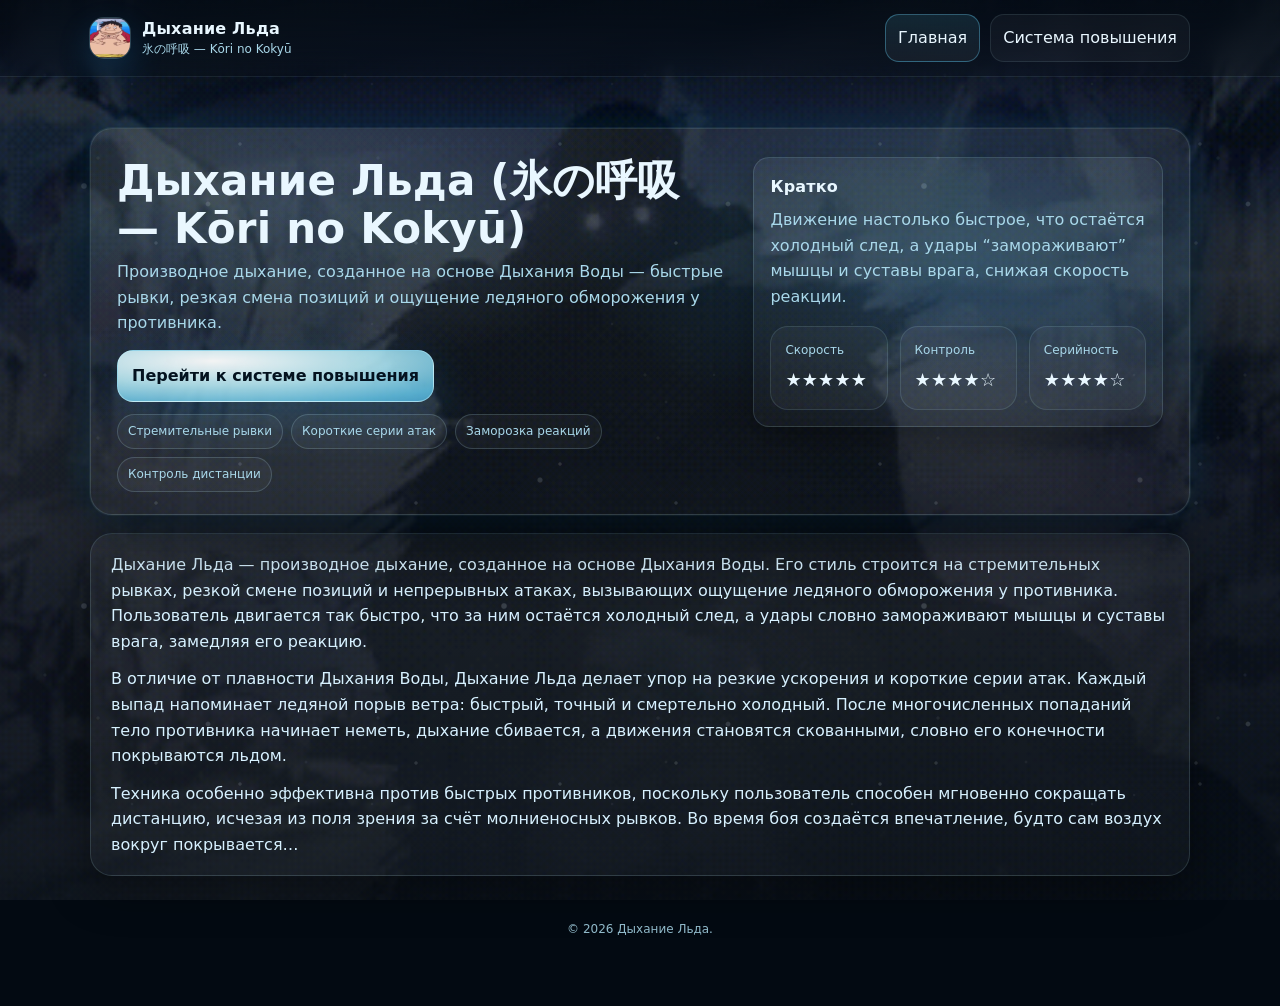
<file: index.html>
<!doctype html>
<html lang="ru">
  <head>
    <meta charset="utf-8" />
    <meta name="viewport" content="width=device-width,initial-scale=1" />
    <title>Дыхание Льда — Главная</title>
    <link rel="stylesheet" href="styles.css" />
  </head>
  <body class="home">
    <div class="aurora" aria-hidden="true"></div>
    <div class="snow" aria-hidden="true"></div>

    <header>
      <div class="nav">
        <div class="brand">
          <img class="brand-mark" src="luffy-hungry.gif" alt="Логотип" />
          <div class="brand-text">
            <div class="brand-title">Дыхание Льда</div>
            <div class="brand-sub">氷の呼吸 — Kōri no Kokyū</div>
          </div>
        </div>
        <nav aria-label="Навигация">
          <a class="link active" href="index.html">Главная</a>
          <a class="link" href="upgrade.html">Система повышения</a>
        </nav>
      </div>
    </header>

    <main class="wrap">
      <section class="hero">
        <div class="hero-inner">
          <div>
            <h1>Дыхание Льда (氷の呼吸 — Kōri no Kokyū)</h1>
            <p class="subtitle">
              Производное дыхание, созданное на основе Дыхания Воды — быстрые рывки, резкая смена
              позиций и ощущение ледяного обморожения у противника.
            </p>
            <div class="row">
              <a class="btn" href="upgrade.html">Перейти к системе повышения</a>
            </div>
            <div class="chips" aria-label="Ключевые особенности">
              <span class="chip">Стремительные рывки</span>
              <span class="chip">Короткие серии атак</span>
              <span class="chip">Заморозка реакций</span>
              <span class="chip">Контроль дистанции</span>
            </div>
          </div>

          <aside class="card">
            <h2>Кратко</h2>
            <p>
              Движение настолько быстрое, что остаётся холодный след, а удары “замораживают” мышцы и
              суставы врага, снижая скорость реакции.
            </p>
            <div class="grid" aria-label="Статы стиля">
              <div class="stat">
                <div class="k">Скорость</div>
                <div class="v">★★★★★</div>
              </div>
              <div class="stat">
                <div class="k">Контроль</div>
                <div class="v">★★★★☆</div>
              </div>
              <div class="stat">
                <div class="k">Серийность</div>
                <div class="v">★★★★☆</div>
              </div>
            </div>
          </aside>
        </div>
      </section>

      <section id="описание" class="content">
        <article class="prose">
          <p>
            Дыхание Льда — производное дыхание, созданное на основе Дыхания Воды. Его стиль строится
            на стремительных рывках, резкой смене позиций и непрерывных атаках, вызывающих ощущение
            ледяного обморожения у противника. Пользователь двигается так быстро, что за ним
            остаётся холодный след, а удары словно замораживают мышцы и суставы врага, замедляя его
            реакцию.
          </p>
          <p>
            В отличие от плавности Дыхания Воды, Дыхание Льда делает упор на резкие ускорения и
            короткие серии атак. Каждый выпад напоминает ледяной порыв ветра: быстрый, точный и
            смертельно холодный. После многочисленных попаданий тело противника начинает неметь,
            дыхание сбивается, а движения становятся скованными, словно его конечности покрываются
            льдом.
          </p>
          <p>
            Техника особенно эффективна против быстрых противников, поскольку пользователь способен
            мгновенно сокращать дистанцию, исчезая из поля зрения за счёт молниеносных рывков. Во
            время боя создаётся впечатление, будто сам воздух вокруг покрывается…
          </p>
        </article>
      </section>

      <div class="footer">© 2026 Дыхание Льда.</div>
    </main>
  </body>
</html>
</file>
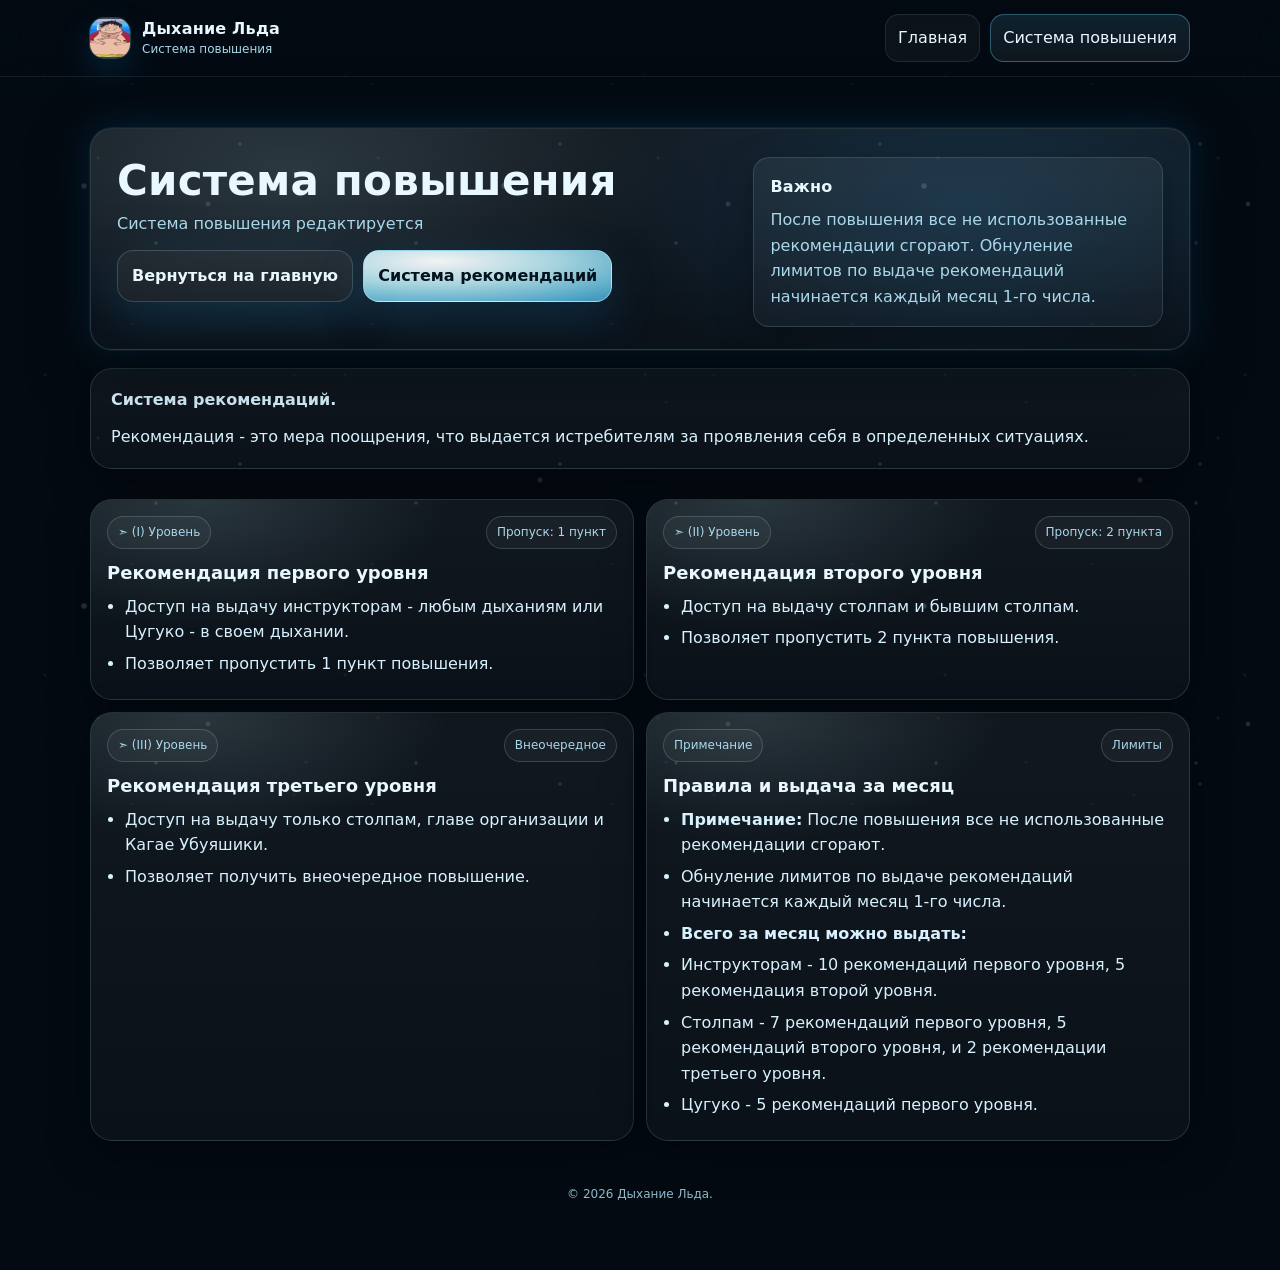
<file: upgrade.html>
<!doctype html>
<html lang="ru">
  <head>
    <meta charset="utf-8" />
    <meta name="viewport" content="width=device-width,initial-scale=1" />
    <title>Система повышения</title>
    <link rel="stylesheet" href="styles.css" />
  </head>
  <body>
    <div class="aurora" aria-hidden="true"></div>
    <div class="snow" aria-hidden="true"></div>

    <header>
      <div class="nav">
        <div class="brand">
          <img class="brand-mark" src="luffy-hungry.gif" alt="Логотип" />
          <div class="brand-text">
            <div class="brand-title">Дыхание Льда</div>
            <div class="brand-sub">Система повышения</div>
          </div>
        </div>
        <nav aria-label="Навигация">
          <a class="link" href="index.html">Главная</a>
          <a class="link active" href="upgrade.html">Система повышения</a>
        </nav>
      </div>
    </header>

    <main class="wrap">
      <section class="hero">
        <div class="hero-inner">
          <div>
            <h1>Система повышения</h1>
            <p class="subtitle">Система повышения редактируется</p>
            <div class="row">
              <a class="btn secondary" href="index.html">Вернуться на главную</a>
              <a class="btn" href="#рекомендации">Система рекомендаций</a>
            </div>
          </div>

          <aside class="card">
            <h2>Важно</h2>
            <p>
              После повышения все не использованные рекомендации сгорают. Обнуление лимитов по выдаче
              рекомендаций начинается каждый месяц 1-го числа.
            </p>
          </aside>
        </div>
      </section>

      <section id="рекомендации" class="content">
        <article class="prose">
          <p><strong>Система рекомендаций.</strong></p>
          <p>
            Рекомендация - это мера поощрения, что выдается истребителям за проявления себя в
            определенных ситуациях.
          </p>
        </article>

        <div class="levels" aria-label="Уровни рекомендаций">
          <section class="level">
            <div class="top">
              <div class="badge">➣ (I) Уровень</div>
              <div class="badge">Пропуск: 1 пункт</div>
            </div>
            <h3>Рекомендация первого уровня</h3>
            <ul>
              <li>
                Доступ на выдачу инструкторам - любым дыханиям или Цугуко - в своем дыхании.
              </li>
              <li>Позволяет пропустить 1 пункт повышения.</li>
            </ul>
          </section>

          <section class="level">
            <div class="top">
              <div class="badge">➣ (II) Уровень</div>
              <div class="badge">Пропуск: 2 пункта</div>
            </div>
            <h3>Рекомендация второго уровня</h3>
            <ul>
              <li>Доступ на выдачу столпам и бывшим столпам.</li>
              <li>Позволяет пропустить 2 пункта повышения.</li>
            </ul>
          </section>

          <section class="level">
            <div class="top">
              <div class="badge">➣ (III) Уровень</div>
              <div class="badge">Внеочередное</div>
            </div>
            <h3>Рекомендация третьего уровня</h3>
            <ul>
              <li>
                Доступ на выдачу только столпам, главе организации и Кагае Убуяшики.
              </li>
              <li>Позволяет получить внеочередное повышение.</li>
            </ul>
          </section>

          <section class="level">
            <div class="top">
              <div class="badge">Примечание</div>
              <div class="badge">Лимиты</div>
            </div>
            <h3>Правила и выдача за месяц</h3>
            <ul>
              <li>
                <strong>Примечание:</strong> После повышения все не использованные рекомендации
                сгорают.
              </li>
              <li>
                Обнуление лимитов по выдаче рекомендаций начинается каждый месяц 1-го числа.
              </li>
              <li><strong>Всего за месяц можно выдать:</strong></li>
              <li>
                Инструкторам - 10 рекомендаций первого уровня, 5 рекомендация второй уровня.
              </li>
              <li>
                Столпам - 7 рекомендаций первого уровня, 5 рекомендаций второго уровня, и 2
                рекомендации третьего уровня.
              </li>
              <li>Цугуко - 5 рекомендаций первого уровня.</li>
            </ul>
          </section>
        </div>
      </section>

      <div class="footer">© 2026 Дыхание Льда.</div>
    </main>
  </body>
</html>
</file>
<file: styles.css>
:root{
  --bg0:#030a12;
  --bg1:#051a2d;
  --ice0:#bff4ff;
  --ice1:#67d7ff;
  --ice2:#19a7ff;
  --text:#e9f7ff;
  --muted:#a9d8ea;
  --card:rgba(255,255,255,.06);
  --card2:rgba(255,255,255,.10);
  --border:rgba(191,244,255,.20);
  --shadow: 0 18px 60px rgba(0,0,0,.55);
  --glow: 0 0 0 1px rgba(191,244,255,.08), 0 0 38px rgba(25,167,255,.20);
  --radius: 22px;
  --radius2: 16px;
}

*{box-sizing:border-box}
html,body{height:100%}
body{
  margin:0;
  color:var(--text);
  font: 16px/1.6 system-ui, -apple-system, Segoe UI, Roboto, Arial, "Noto Sans", "Liberation Sans", sans-serif;
  /* Uniform background to avoid visible shade seams */
  background-color: var(--bg0);
  background-image: none;
  overflow-x:hidden;
}

/* Main page background GIF (do not use on upgrade page) */
body.home{
  background-image:
    linear-gradient(180deg, rgba(3,10,18,.78), rgba(3,10,18,.92)),
    url("lsyBOX8TTvo6jJkT.gif");
  background-repeat: no-repeat, no-repeat;
  background-position: center top, center top;
  background-size: cover, cover;
}

.aurora{
  position:fixed;
  inset:0;
  pointer-events:none;
  /* Hard mode: no blur/filter to avoid scroll seams */
  filter: none;
  /* Keep aurora disabled to ensure perfectly uniform tone */
  opacity:0;
  background:none;
  transform: translateZ(0);
  will-change: opacity;
}
@keyframes drift{
  0%,100%{transform:translateY(0) skewY(-8deg)}
  50%{transform:translateY(18px) skewY(-6deg)}
}

.snow{
  position:fixed;
  inset:0;
  pointer-events:none;
  overflow:hidden;
  mix-blend-mode: normal;
  opacity:.55;
  transform: translateZ(0);
  will-change: transform;
}
.snow:before,
.snow:after{
  content:"";
  position:absolute;
  left:0; right:0;
  /* Overscan by exact pixels, animate in exact pixels (no % rounding seams) */
  top:-1200px;
  height: calc(100% + 1200px);
  background-image:
    radial-gradient(circle at 20% 30%, rgba(233,247,255,.30) 0 2.2px, transparent 3.4px),
    radial-gradient(circle at 75% 20%, rgba(233,247,255,.24) 0 1.2px, transparent 2.2px),
    radial-gradient(circle at 40% 70%, rgba(233,247,255,.26) 0 1.8px, transparent 2.9px),
    radial-gradient(circle at 60% 55%, rgba(233,247,255,.24) 0 1.2px, transparent 2.2px),
    radial-gradient(circle at 90% 80%, rgba(233,247,255,.26) 0 2.0px, transparent 3.1px);
  background-size: 420px 420px, 320px 320px, 520px 520px, 260px 260px, 600px 600px;
  background-repeat: repeat;
  transform: translate3d(0, 0, 0);
  will-change: transform;
  animation: snowMoveA 22s linear infinite;
}
.snow:after{
  opacity:.65;
  filter: none;
  animation: snowMoveB 30s linear infinite;
  background-image:
    radial-gradient(circle at 15% 25%, rgba(233,247,255,.18) 0 1.1px, transparent 2px),
    radial-gradient(circle at 55% 35%, rgba(233,247,255,.16) 0 0.9px, transparent 1.8px),
    radial-gradient(circle at 85% 45%, rgba(233,247,255,.16) 0 1.0px, transparent 1.9px),
    radial-gradient(circle at 35% 85%, rgba(233,247,255,.18) 0 1.2px, transparent 2.1px),
    radial-gradient(circle at 70% 75%, rgba(233,247,255,.16) 0 0.9px, transparent 1.8px);
  background-size: 300px 300px, 240px 240px, 360px 360px, 280px 280px, 420px 420px;
}
@keyframes snowMoveA{
  from{transform: translate3d(0, 0, 0)}
  to{transform: translate3d(0, 800px, 0)}
}
@keyframes snowMoveB{
  from{transform: translate3d(0, -400px, 0)}
  to{transform: translate3d(0, 1200px, 0)}
}

.wrap{
  width:min(1100px, calc(100% - 40px));
  margin:0 auto;
  padding:28px 0 56px;
  position:relative;
}

header{
  position:sticky;
  top:0;
  z-index:10;
  backdrop-filter: blur(14px);
  -webkit-backdrop-filter: blur(14px);
  background: linear-gradient(180deg, rgba(3,10,18,.78), rgba(3,10,18,.35));
  /* Prevent scroll seam artifacts (sticky + blur). */
  transform: translateZ(0);
  will-change: transform;
  backface-visibility: hidden;
  -webkit-backface-visibility: hidden;
  box-shadow: 0 1px 0 rgba(191,244,255,.10);
  border-bottom: none;
  isolation: isolate;
}
header:after{
  content:"";
  position:absolute;
  left:0; right:0; bottom:-18px;
  height:18px;
  background: linear-gradient(180deg, rgba(3,10,18,.20), transparent);
  pointer-events:none;
}
.nav{
  width:min(1100px, calc(100% - 40px));
  margin:0 auto;
  padding:14px 0;
  display:flex;
  align-items:center;
  justify-content:space-between;
  gap:14px;
}
.brand{
  display:flex;
  align-items:center;
  gap:12px;
  min-width: 220px;
}
.brand-mark{
  width:40px;height:40px;
  border-radius:14px;
  display:block;
  object-fit: cover;
  background: rgba(255,255,255,.06);
  box-shadow: 0 0 0 1px rgba(191,244,255,.20), 0 14px 35px rgba(25,167,255,.18);
  position:relative;
  overflow:hidden;
}
.brand-mark{image-rendering:auto}
.brand-title{
  font-weight: 700;
  letter-spacing:.2px;
}
.brand-sub{
  margin-top:-2px;
  color:var(--muted);
  font-size: 12px;
}
.brand-text{display:flex; flex-direction:column}

nav{
  display:flex;
  align-items:center;
  gap:10px;
  flex-wrap:wrap;
  justify-content:flex-end;
}
.link{
  text-decoration:none;
  color:var(--text);
  padding:10px 12px;
  border-radius: 14px;
  border:1px solid rgba(191,244,255,.10);
  background: rgba(255,255,255,.04);
  box-shadow: 0 0 0 0 rgba(25,167,255,0);
  transition: transform .15s ease, background .15s ease, border-color .15s ease, box-shadow .15s ease;
}
.link:hover{
  transform: translateY(-1px);
  border-color: rgba(191,244,255,.25);
  background: rgba(255,255,255,.06);
  box-shadow: 0 0 0 1px rgba(191,244,255,.08), 0 16px 40px rgba(25,167,255,.14);
}
.link.active{
  border-color: rgba(103,215,255,.35);
  background: linear-gradient(180deg, rgba(103,215,255,.12), rgba(255,255,255,.05));
}

.hero{
  margin-top:24px;
  border:1px solid rgba(191,244,255,.14);
  background: linear-gradient(180deg, rgba(255,255,255,.07), rgba(255,255,255,.03));
  border-radius: var(--radius);
  box-shadow: var(--shadow), var(--glow);
  overflow:hidden;
  position:relative;
}
.hero:before{
  content:"";
  position:absolute;
  inset:-2px;
  background:
    radial-gradient(700px 300px at 18% 20%, rgba(191,244,255,.14), transparent 55%),
    radial-gradient(650px 300px at 80% 35%, rgba(25,167,255,.16), transparent 60%);
  pointer-events:none;
}
.hero-inner{
  position:relative;
  padding: 28px 26px 22px;
  display:grid;
  grid-template-columns: 1.2fr .8fr;
  gap:22px;
  align-items:start;
}
@media (max-width: 920px){
  .hero-inner{grid-template-columns: 1fr; }
}

h1{
  margin:0 0 6px;
  line-height:1.15;
  font-size: clamp(24px, 2.4vw + 14px, 42px);
  letter-spacing:.2px;
}
.subtitle{
  color:var(--muted);
  margin:0 0 14px;
}
.chips{display:flex; gap:8px; flex-wrap:wrap; margin: 12px 0 0}
.chip{
  border:1px solid rgba(191,244,255,.18);
  background: rgba(255,255,255,.04);
  color: var(--muted);
  padding:7px 10px;
  border-radius: 999px;
  font-size: 12px;
}

.card{
  border:1px solid rgba(191,244,255,.14);
  background: linear-gradient(180deg, rgba(255,255,255,.06), rgba(255,255,255,.03));
  border-radius: var(--radius2);
  padding: 16px;
  box-shadow: 0 12px 35px rgba(0,0,0,.35);
}
.card h2{
  margin: 0 0 8px;
  font-size: 16px;
  letter-spacing:.2px;
}
.card p{margin:0; color:var(--muted)}

.content{
  margin-top:18px;
  display:grid;
  grid-template-columns: 1fr;
  gap: 14px;
}
.prose{
  padding: 18px 20px;
  border-radius: var(--radius);
  border: 1px solid rgba(191,244,255,.14);
  background: linear-gradient(180deg, rgba(255,255,255,.06), rgba(255,255,255,.03));
  box-shadow: 0 14px 44px rgba(0,0,0,.40);
}
.prose p{
  margin: 0 0 12px;
  color: #d7f1ff;
}
.prose p:last-child{margin-bottom:0}

.grid{
  margin-top:16px;
  display:grid;
  grid-template-columns: repeat(3, 1fr);
  gap: 12px;
}
@media (max-width: 900px){
  .grid{grid-template-columns:1fr;}
}

.stat{
  padding: 14px 14px;
  border-radius: 18px;
  border:1px solid rgba(191,244,255,.12);
  background: rgba(255,255,255,.04);
}
.stat .k{
  color:var(--muted);
  font-size: 12px;
}
.stat .v{
  margin-top:6px;
  font-size: 18px;
  font-weight: 700;
  letter-spacing:.2px;
}

.btn{
  display:inline-flex;
  align-items:center;
  justify-content:center;
  gap:10px;
  text-decoration:none;
  color: #04121f;
  font-weight: 700;
  padding: 12px 14px;
  border-radius: 16px;
  background:
    radial-gradient(140% 140% at 30% 20%, rgba(255,255,255,.95), rgba(191,244,255,.85) 35%, rgba(103,215,255,.75) 65%, rgba(25,167,255,.55));
  border:1px solid rgba(191,244,255,.50);
  box-shadow: 0 16px 50px rgba(25,167,255,.18);
  transition: transform .15s ease, filter .15s ease;
}
.btn:hover{transform: translateY(-1px); filter: brightness(1.02)}
.btn:active{transform: translateY(0)}
.btn.secondary{
  color: var(--text);
  font-weight: 600;
  background: rgba(255,255,255,.05);
  border: 1px solid rgba(191,244,255,.18);
}

.row{
  margin-top: 14px;
  display:flex;
  gap:10px;
  flex-wrap:wrap;
}

.footer{
  margin-top: 26px;
  color: rgba(169,216,234,.85);
  font-size: 12px;
  text-align:center;
  padding: 18px 0 10px;
}

/* Upgrade page */
.levels{
  margin-top: 16px;
  display:grid;
  grid-template-columns: repeat(2, 1fr);
  gap: 12px;
}
@media (max-width: 900px){ .levels{grid-template-columns:1fr;} }

.level{
  padding: 16px;
  border-radius: var(--radius);
  border: 1px solid rgba(191,244,255,.14);
  background: linear-gradient(180deg, rgba(255,255,255,.06), rgba(255,255,255,.03));
  box-shadow: 0 14px 44px rgba(0,0,0,.36);
  position:relative;
  overflow:hidden;
}
.level:before{
  content:"";
  position:absolute;
  inset:-2px;
  background: radial-gradient(420px 220px at 20% 0%, rgba(191,244,255,.14), transparent 60%);
  pointer-events:none;
}
.level .top{
  position:relative;
  display:flex;
  align-items:baseline;
  justify-content:space-between;
  gap:10px;
}
.badge{
  font-size: 12px;
  color: var(--muted);
  border:1px solid rgba(191,244,255,.18);
  background: rgba(255,255,255,.04);
  padding: 6px 10px;
  border-radius: 999px;
}
.level h3{
  position:relative;
  margin: 10px 0 6px;
  font-size: 18px;
}
.level ul{
  position:relative;
  margin: 0;
  padding-left: 18px;
  color: #d7f1ff;
}
.level li{margin: 6px 0}
.hint{
  margin-top: 10px;
  color: var(--muted);
  font-size: 12px;
  position:relative;
}
</file>
